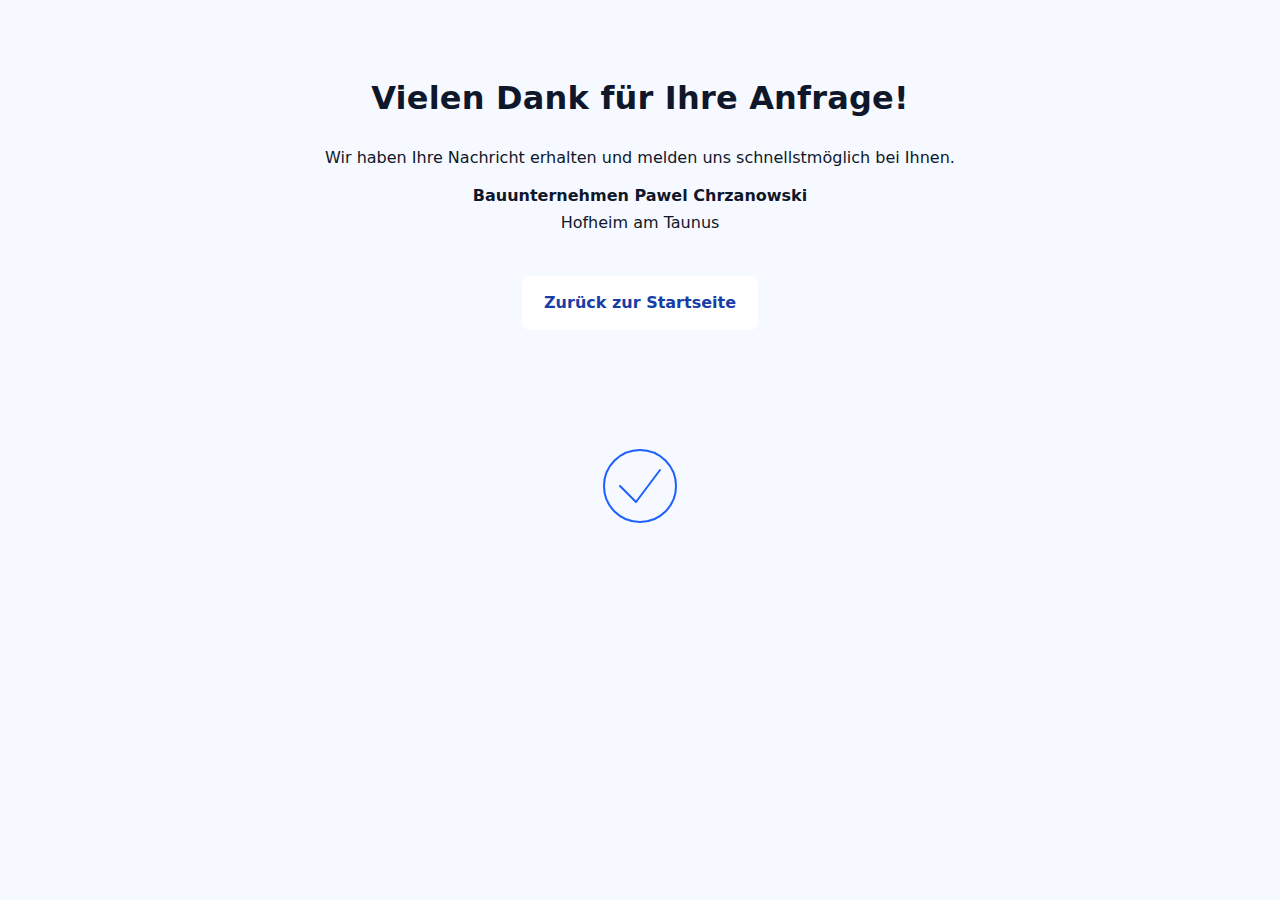
<file: danke.html>
<!DOCTYPE html>
<html lang="de">
<head>
  <meta charset="UTF-8" />
  <meta name="viewport" content="width=device-width, initial-scale=1" />
  <title>Danke – Pawel Chrzanowski Bauunternehmen</title>
  <link rel="stylesheet" href="styles.css" />
  <link rel="icon" href="favicon.ico" />
</head>
<body>
  <main class="section">
    <div class="container" style="text-align:center; max-width:700px;">
      <h1 style="margin-bottom:20px;">Vielen Dank für Ihre Anfrage!</h1>
      <p style="margin-bottom:12px;">
        Wir haben Ihre Nachricht erhalten und melden uns schnellstmöglich bei Ihnen.
      </p>
      <p><strong>Bauunternehmen Pawel Chrzanowski</strong><br> Hofheim am Taunus</p>

      <div style="margin-top:36px;">
        <a href="/" class="btn primary">Zurück zur Startseite</a>
      </div>
    </div>
  </main>

  <!-- Optional: kleine Illustration -->
  <div style="text-align:center; margin-top:40px;">
    <svg xmlns="http://www.w3.org/2000/svg" width="80" height="80" fill="none" stroke="#1e60ff" stroke-width="2" stroke-linecap="round" stroke-linejoin="round">
      <polyline points="20 40 36 56 60 24" />
      <circle cx="40" cy="40" r="36"/>
    </svg>
  </div>
</body>
</html>
</file>
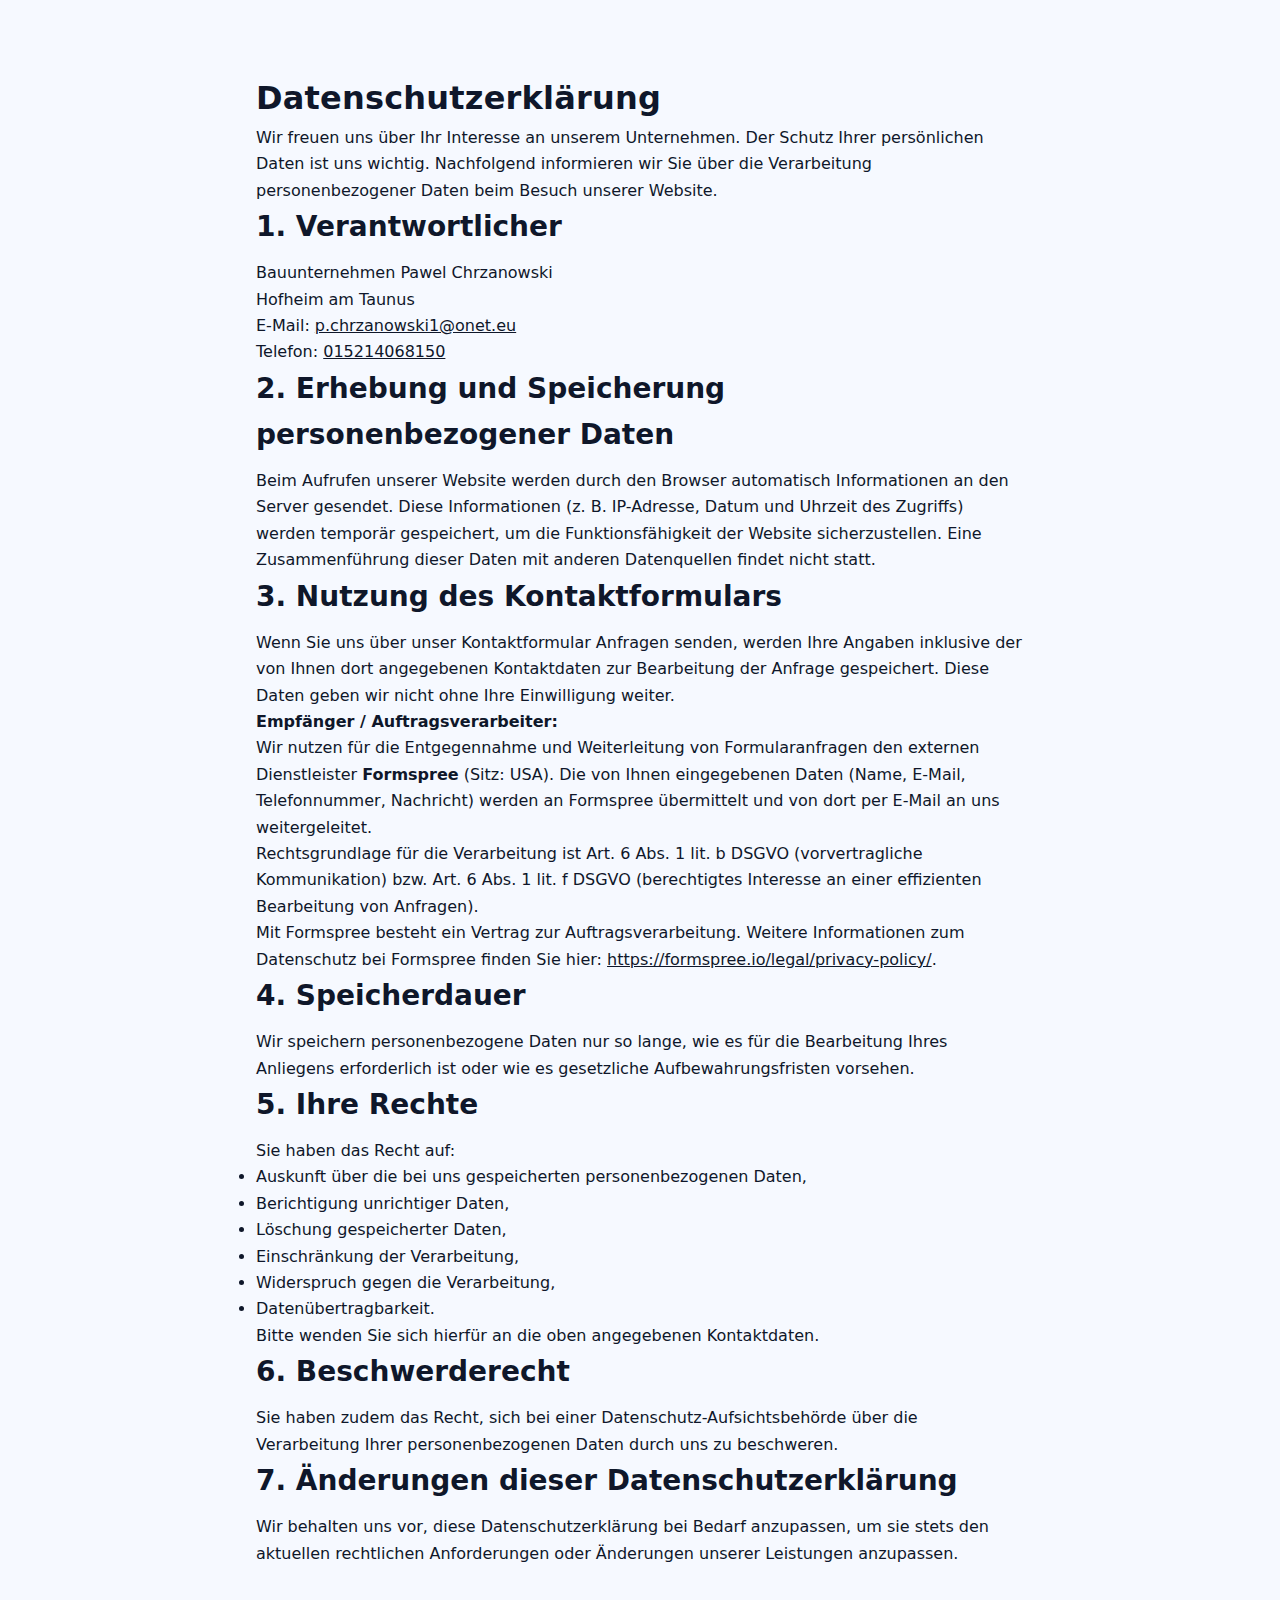
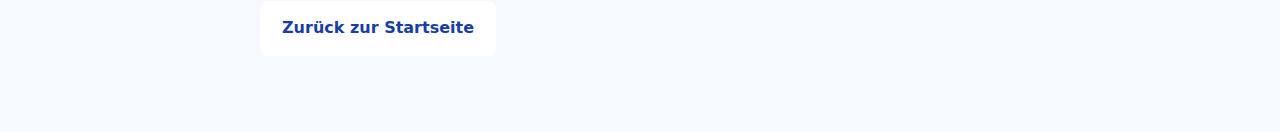
<file: legal/datenschutz.html>
<!DOCTYPE html>
<html lang="de">
<head>
  <meta charset="UTF-8" />
  <meta name="viewport" content="width=device-width, initial-scale=1" />
  <title>Datenschutzerklärung – Bauunternehmen Pawel Chrzanowski</title>
  <link rel="stylesheet" href="../styles.css" />
</head>
<body>
  <main class="section">
    <div class="container" style="max-width:800px;">
      <h1>Datenschutzerklärung</h1>
      <p>Wir freuen uns über Ihr Interesse an unserem Unternehmen. Der Schutz Ihrer persönlichen Daten ist uns wichtig. Nachfolgend informieren wir Sie über die Verarbeitung personenbezogener Daten beim Besuch unserer Website.</p>

      <h2>1. Verantwortlicher</h2>
      <p>
        Bauunternehmen Pawel Chrzanowski<br>
        Hofheim am Taunus<br>
        E-Mail: <a href="mailto:p.chrzanowski1@onet.eu">p.chrzanowski1@onet.eu</a><br>
        Telefon: <a href="tel:015214068150">015214068150</a>
      </p>

      <h2>2. Erhebung und Speicherung personenbezogener Daten</h2>
      <p>
        Beim Aufrufen unserer Website werden durch den Browser automatisch Informationen an den Server gesendet. Diese Informationen (z. B. IP-Adresse, Datum und Uhrzeit des Zugriffs) werden temporär gespeichert, um die Funktionsfähigkeit der Website sicherzustellen. Eine Zusammenführung dieser Daten mit anderen Datenquellen findet nicht statt.
      </p>

      <h2>3. Nutzung des Kontaktformulars</h2>
      <p>
        Wenn Sie uns über unser Kontaktformular Anfragen senden, werden Ihre Angaben inklusive der von Ihnen dort angegebenen Kontaktdaten zur Bearbeitung der Anfrage gespeichert. Diese Daten geben wir nicht ohne Ihre Einwilligung weiter.
      </p>
      <p>
        <strong>Empfänger / Auftragsverarbeiter:</strong><br>
        Wir nutzen für die Entgegennahme und Weiterleitung von Formularanfragen den externen Dienstleister <strong>Formspree</strong> (Sitz: USA). Die von Ihnen eingegebenen Daten (Name, E-Mail, Telefonnummer, Nachricht) werden an Formspree übermittelt und von dort per E-Mail an uns weitergeleitet.
      </p>
      <p>
        Rechtsgrundlage für die Verarbeitung ist Art. 6 Abs. 1 lit. b DSGVO (vorvertragliche Kommunikation) bzw. Art. 6 Abs. 1 lit. f DSGVO (berechtigtes Interesse an einer effizienten Bearbeitung von Anfragen).
      </p>
      <p>
        Mit Formspree besteht ein Vertrag zur Auftragsverarbeitung. Weitere Informationen zum Datenschutz bei Formspree finden Sie hier: 
        <a href="https://formspree.io/legal/privacy-policy/" target="_blank" rel="noopener">https://formspree.io/legal/privacy-policy/</a>.
      </p>

      <h2>4. Speicherdauer</h2>
      <p>
        Wir speichern personenbezogene Daten nur so lange, wie es für die Bearbeitung Ihres Anliegens erforderlich ist oder wie es gesetzliche Aufbewahrungsfristen vorsehen.
      </p>

      <h2>5. Ihre Rechte</h2>
      <p>Sie haben das Recht auf:</p>
      <ul>
        <li>Auskunft über die bei uns gespeicherten personenbezogenen Daten,</li>
        <li>Berichtigung unrichtiger Daten,</li>
        <li>Löschung gespeicherter Daten,</li>
        <li>Einschränkung der Verarbeitung,</li>
        <li>Widerspruch gegen die Verarbeitung,</li>
        <li>Datenübertragbarkeit.</li>
      </ul>
      <p>Bitte wenden Sie sich hierfür an die oben angegebenen Kontaktdaten.</p>

      <h2>6. Beschwerderecht</h2>
      <p>
        Sie haben zudem das Recht, sich bei einer Datenschutz-Aufsichtsbehörde über die Verarbeitung Ihrer personenbezogenen Daten durch uns zu beschweren.
      </p>

      <h2>7. Änderungen dieser Datenschutzerklärung</h2>
      <p>
        Wir behalten uns vor, diese Datenschutzerklärung bei Bedarf anzupassen, um sie stets den aktuellen rechtlichen Anforderungen oder Änderungen unserer Leistungen anzupassen.
      </p>

      <div style="margin-top:30px;">
        <a href="../index.html" class="btn primary">Zurück zur Startseite</a>
      </div>
    </div>
  </main>
</body>
</html>
</file>
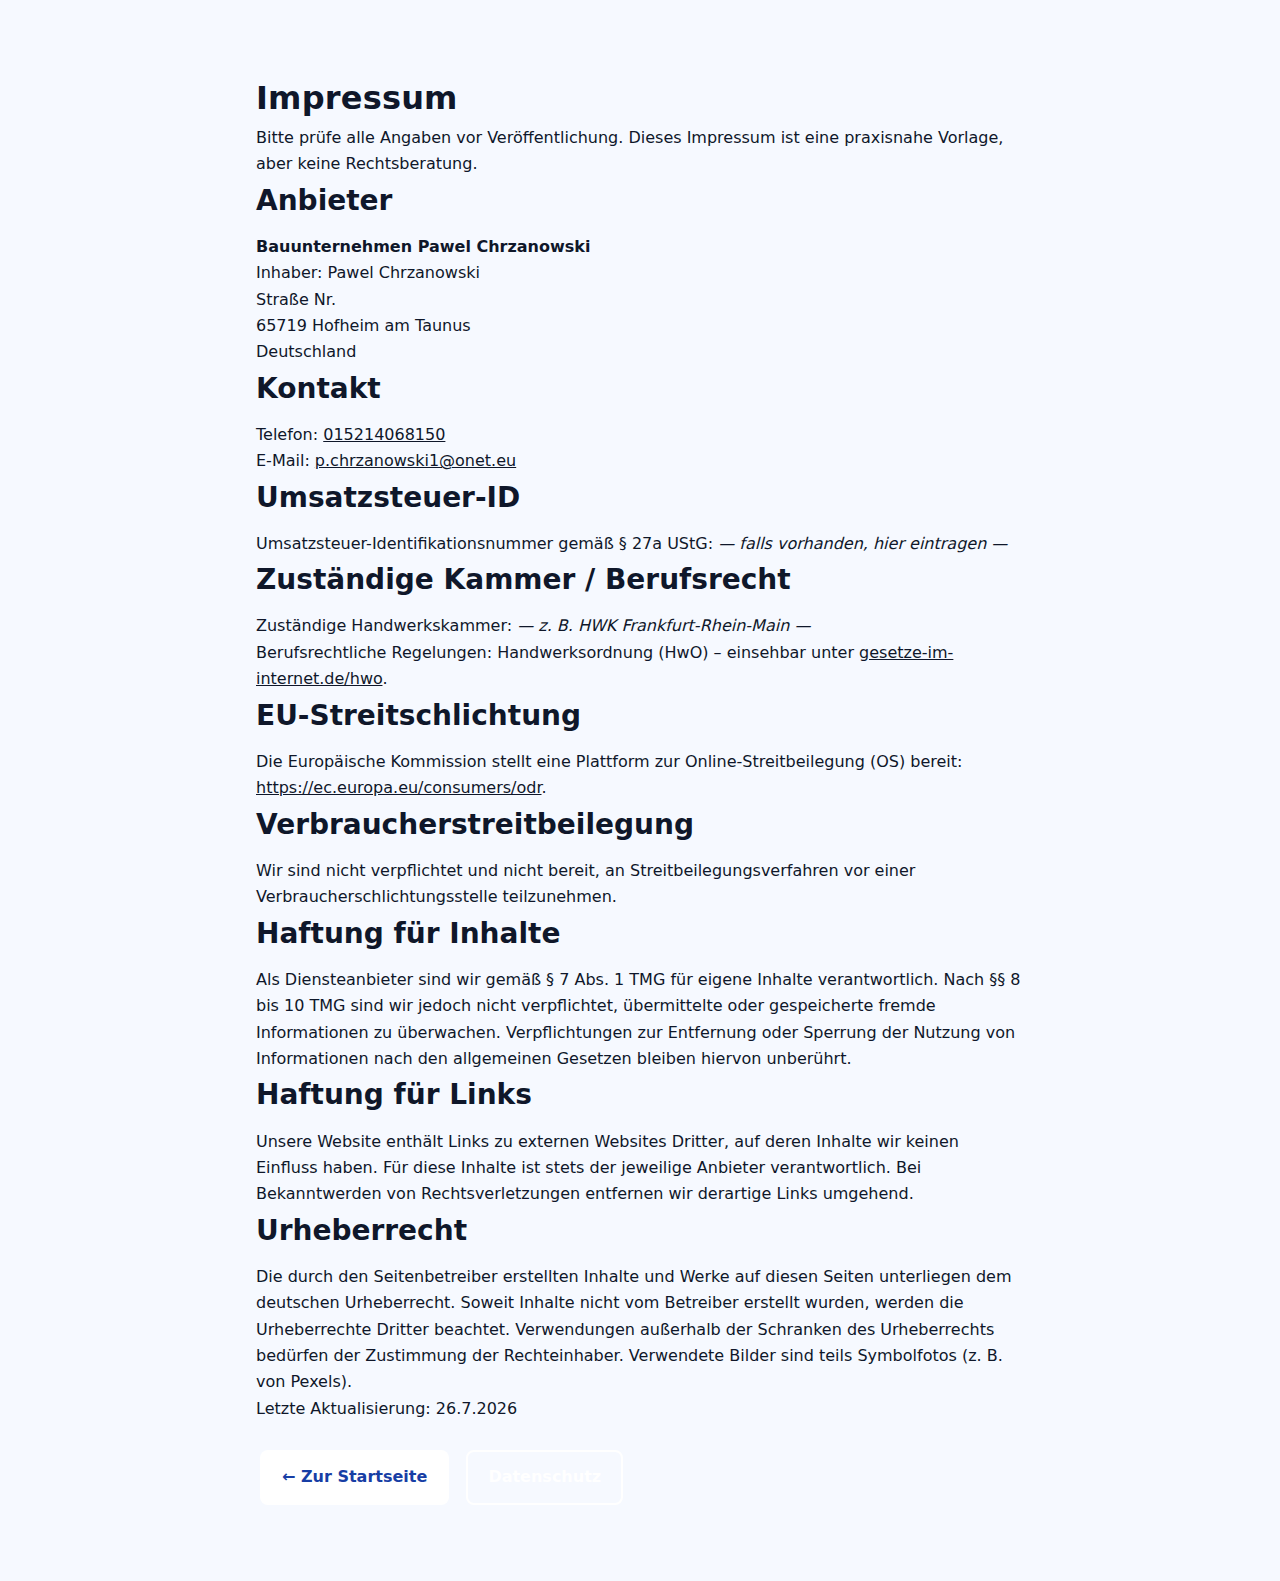
<file: legal/impressum.html>
<!DOCTYPE html>
<html lang="de">
<head>
  <meta charset="UTF-8" />
  <meta name="viewport" content="width=device-width, initial-scale=1" />
  <title>Impressum – Bauunternehmen Pawel Chrzanowski</title>
  <link rel="stylesheet" href="../styles.css" />
  <link rel="icon" href="../favicon.ico" />
</head>
<body>
  <main class="section">
    <div class="container" style="max-width:800px;">
      <h1>Impressum</h1>
      <p class="note">Bitte prüfe alle Angaben vor Veröffentlichung. Dieses Impressum ist eine praxisnahe Vorlage, aber keine Rechtsberatung.</p>

      <h2>Anbieter</h2>
      <p>
        <strong>Bauunternehmen Pawel Chrzanowski</strong><br>
        Inhaber: Pawel Chrzanowski<br>
        Straße Nr. <!-- z. B. Musterstraße 12 --><br>
        65719 Hofheim am Taunus<br>
        Deutschland
      </p>

      <h2>Kontakt</h2>
      <p>
        Telefon: <a href="tel:015214068150">015214068150</a><br>
        E-Mail: <a href="mailto:p.chrzanowski1@onet.eu">p.chrzanowski1@onet.eu</a>
      </p>

      <h2>Umsatzsteuer-ID</h2>
      <p>Umsatzsteuer-Identifikationsnummer gemäß § 27a UStG: <em>— falls vorhanden, hier eintragen —</em></p>

      <h2>Zuständige Kammer / Berufsrecht</h2>
      <p>
        Zuständige Handwerkskammer: <em>— z. B. HWK Frankfurt-Rhein-Main —</em><br>
        Berufsrechtliche Regelungen: Handwerksordnung (HwO) – einsehbar unter
        <a href="https://www.gesetze-im-internet.de/hwo/" target="_blank" rel="noopener">gesetze-im-internet.de/hwo</a>.
      </p>

      <h2>EU-Streitschlichtung</h2>
      <p>
        Die Europäische Kommission stellt eine Plattform zur Online-Streitbeilegung (OS) bereit:
        <a href="https://ec.europa.eu/consumers/odr" target="_blank" rel="noopener">https://ec.europa.eu/consumers/odr</a>.
      </p>

      <h2>Verbraucherstreitbeilegung</h2>
      <p>Wir sind nicht verpflichtet und nicht bereit, an Streitbeilegungsverfahren vor einer Verbraucherschlichtungsstelle teilzunehmen.</p>

      <h2>Haftung für Inhalte</h2>
      <p>
        Als Diensteanbieter sind wir gemäß § 7 Abs. 1 TMG für eigene Inhalte verantwortlich. Nach §§ 8 bis 10 TMG sind wir jedoch nicht verpflichtet,
        übermittelte oder gespeicherte fremde Informationen zu überwachen. Verpflichtungen zur Entfernung oder Sperrung der Nutzung von Informationen
        nach den allgemeinen Gesetzen bleiben hiervon unberührt.
      </p>

      <h2>Haftung für Links</h2>
      <p>
        Unsere Website enthält Links zu externen Websites Dritter, auf deren Inhalte wir keinen Einfluss haben. Für diese Inhalte ist stets der jeweilige
        Anbieter verantwortlich. Bei Bekanntwerden von Rechtsverletzungen entfernen wir derartige Links umgehend.
      </p>

      <h2>Urheberrecht</h2>
      <p>
        Die durch den Seitenbetreiber erstellten Inhalte und Werke auf diesen Seiten unterliegen dem deutschen Urheberrecht. Soweit Inhalte nicht vom Betreiber
        erstellt wurden, werden die Urheberrechte Dritter beachtet. Verwendungen außerhalb der Schranken des Urheberrechts bedürfen der Zustimmung der Rechteinhaber.
        Verwendete Bilder sind teils Symbolfotos (z. B. von Pexels).
      </p>

      <p class="note">Letzte Aktualisierung: <script>document.write(new Date().toLocaleDateString('de-DE'))</script></p>

      <div style="margin-top:24px;">
        <a href="../index.html" class="btn primary">← Zur Startseite</a>
        <a href="./datenschutz.html" class="btn secondary" style="margin-left:8px;">Datenschutz</a>
      </div>
    </div>
  </main>
</body>
</html>
</file>
<file: styles.css>
:root{
  --bg:#f6f9ff;
  --text:#0f172a;
  --muted:#5b6b86;
  --brand:#1e60ff;
  --brand-light:#93b6ff;
  --brand-dark:#173ea5;
  --card:#ffffff;
  --border:#e6ecff;
}

*{ box-sizing:border-box; margin:0; padding:0; }
html,body{ height:100%; }
body{ font-family: Inter, system-ui, Arial, sans-serif; background:var(--bg); color:var(--text); line-height:1.65; }
h1,h2,h3{ font-family: Montserrat, Inter, system-ui, Arial, sans-serif; }
img{ max-width:100%; display:block; }
a{ color:inherit; }

h1{ letter-spacing:.2px; }
h2{ font-size:clamp(22px,3.2vw,28px); margin-bottom:10px; }
.section{ padding:72px 0; }

.container{ max-width:1100px; margin:0 auto; padding:0 16px; }

/* Header */
.site-header{ position:sticky; top:0; z-index:100; backdrop-filter: blur(6px); background:rgba(255,255,255,.92); border-bottom:1px solid #e5e7eb; }
.nav{ display:flex; justify-content:space-between; align-items:center; padding:16px 0; }
.logo{ font-weight:700; color:var(--brand-dark); text-decoration:none; font-size:1.2rem; }
.menu a{ margin-left:20px; text-decoration:none; color:var(--text); font-weight:500; transition:color .2s; }
.menu a:hover{ color:var(--brand); }

/* Hero */
.hero{
  padding:110px 0 96px;
  color:#fff;
  text-align:center;
  position:relative;
  overflow:hidden;
  background:
    linear-gradient(rgba(0,0,0,0.45), rgba(0,0,0,0.45)),
    url("images/hero.jpg") center/cover no-repeat;
}
.hero h1{ font-size:clamp(34px,6vw,60px); margin-bottom:16px; font-weight:800; letter-spacing:.2px; color:#fff; }
.hero p{ margin:0 auto 28px; max-width:700px; color:#f1f5f9; font-weight:500; }
.hero .cta{ display:flex; gap:12px; justify-content:center; flex-wrap:wrap; }
.wave-sep svg{ width:100%; height:90px; display:block; }
.wave-sep path{ fill:#f6f9ff; }

/* Buttons */
.btn{ display:inline-block; padding:12px 20px; border-radius:8px; border:2px solid transparent; text-decoration:none; font-weight:600; transition:all .2s; margin:4px; }
.btn.primary{ background:#fff; color:var(--brand-dark); border-color:transparent; }
.btn.primary:hover{ background:var(--brand-light); color:#fff; }
.btn.secondary{ background:transparent; color:#fff; border-color:#fff; }
.btn.secondary:hover{ background:#fff; color:#173ea5; }

/* Stats */
.stats{ background:#fff; border-bottom:1px solid var(--border); }
.stats-row{ display:grid; grid-template-columns:1fr; gap:8px; padding:18px 0; text-align:center; }
@media(min-width:760px){ .stats-row{ grid-template-columns:repeat(3,1fr); } }
.stat{ color:var(--muted); font-weight:600; }
.stat span{ color:var(--brand-dark); font-weight:800; font-size:20px; margin-right:6px; }

/* Leistungen */
.cards{
  display:grid;
  gap:18px;
  grid-template-columns:repeat(3, 1fr); /* immer 3 Spalten auf Desktop */
  margin-top:18px;
}
.card{
  background:var(--card);
  border:1px solid var(--border);
  border-radius:14px;
  padding:18px;
  box-shadow:0 6px 20px rgba(23,62,165,.06);
  transition:transform .2s, box-shadow .2s, border-color .2s;
}
.card:hover{
  transform:translateY(-4px);
  box-shadow:0 10px 28px rgba(23,62,165,.10);
  border-color:#cfe0ff;
}
.card .icon{ display:flex; align-items:center; justify-content:flex-start; margin-bottom:8px; }
.card .icon svg{ width:28px; height:28px; stroke:var(--brand-dark); stroke-width:2; }
.card h3{ margin-bottom:6px; font-size:18px; }
.card p{ color:var(--muted); }
.card-pro{ position:relative; isolation:isolate; border:1px solid rgba(30,96,255,.14); background: radial-gradient(1200px 200px at 10% -20%, rgba(147,182,255,.20), transparent 60%), var(--card); }
.card-pro::before{ content:""; position:absolute; inset:-1px; border-radius:14px; z-index:-1; background:linear-gradient(135deg, rgba(147,182,255,.55), rgba(30,96,255,.25)); filter:blur(16px); opacity:.6; }
/* Responsive Raster für Karten */
@media (max-width:900px){
  .cards{ grid-template-columns:repeat(2, 1fr); }
}
@media (max-width:600px){
  .cards{ grid-template-columns:1fr; }
}

/* Galerie */
.grid-3{ display:grid; gap:16px; grid-template-columns:repeat(auto-fit, minmax(260px,1fr)); margin-top:18px; }
.gallery{ margin-top:18px; }
.tile{ border-radius:14px; overflow:hidden; background:#fff; border:1px solid var(--border); box-shadow:0 8px 22px rgba(23,62,165,.06); }
.tile img{ width:100%; height:200px; object-fit:cover; transition:transform .5s ease; }
.tile:hover img{ transform:scale(1.05); }
.tile figcaption{ padding:10px 12px; font-size:.95rem; color:var(--muted); }
.badge-symbol{ position:relative; }
.badge-symbol::before{ content:"Symbolfoto"; position:absolute; top:10px; left:10px; font-size:12px; font-weight:700; letter-spacing:.2px; background:rgba(15,23,42,.72); color:#fff; padding:4px 8px; border-radius:999px; backdrop-filter:saturate(140%) blur(2px); }

/* Über uns */
.about p{ margin-bottom:16px; max-width:800px; color:var(--muted); }
.about strong{ color:var(--brand-dark); }
.about-grid{ display:grid; grid-template-columns:1fr; gap:24px; align-items:center; }
.about-image img{ border-radius:14px; box-shadow:0 8px 24px rgba(0,0,0,0.12); }
@media(min-width:900px){ .about-grid{ grid-template-columns:1.2fr 0.8fr; } }

/* Kontakt */
.contact{ list-style:none; margin:16px 0; padding:0; }
.contact li{ margin-bottom:8px; }
.contact-grid{ display:grid; gap:28px; grid-template-columns:1fr; }
@media(min-width:900px){ .contact-grid{ grid-template-columns:1.1fr .9fr; align-items:start; } }
.form{ display:grid; gap:12px; margin-top:20px; }
.form input,.form textarea{ width:100%; padding:12px; border:1px solid #cbd5e1; border-radius:8px; font-size:1rem; background:#fff; }
.form button{
  background:var(--brand);
  color:#fff;
  border:none;
  border-radius:8px;
  padding:12px;
  font-size:1rem;
  cursor:pointer;
  transition:background .2s;
}
.form button:hover{ background:var(--brand-dark); }

/* Map */
.map-wrap iframe{
  width:100%;
  height:300px;
  border:0;
  border-radius:14px;
  box-shadow:0 6px 18px rgba(23,62,165,.08);
}
@media(min-width:900px){
  .map-wrap iframe{ height:100%; min-height:400px; }
}

/* Footer */
.site-footer{
  background:#fff;
  border-top:1px solid var(--border);
  padding:24px 0;
  margin-top:48px;
}
.footer{
  display:flex;
  flex-direction:column;
  gap:12px;
  align-items:center;
  justify-content:space-between;
  text-align:center;
}
.footer nav a{
  margin:0 8px;
  color:var(--muted);
  font-size:.95rem;
  text-decoration:none;
}
.footer nav a:hover{ color:var(--brand-dark); }
@media(min-width:760px){
  .footer{ flex-direction:row; text-align:left; }
}

/* Sticky Call (mobil) */
.sticky-call{
  display:none;
  position:fixed;
  bottom:20px;
  right:20px;
  background:var(--brand-dark);
  color:#fff;
  padding:14px 20px;
  border-radius:50px;
  text-decoration:none;
  font-weight:600;
  box-shadow:0 6px 16px rgba(0,0,0,.2);
  transition:background .2s;
  z-index:200;
}
.sticky-call:hover{ background:var(--brand); }
@media(max-width:760px){
  .sticky-call{ display:inline-block; }
}
</file>
